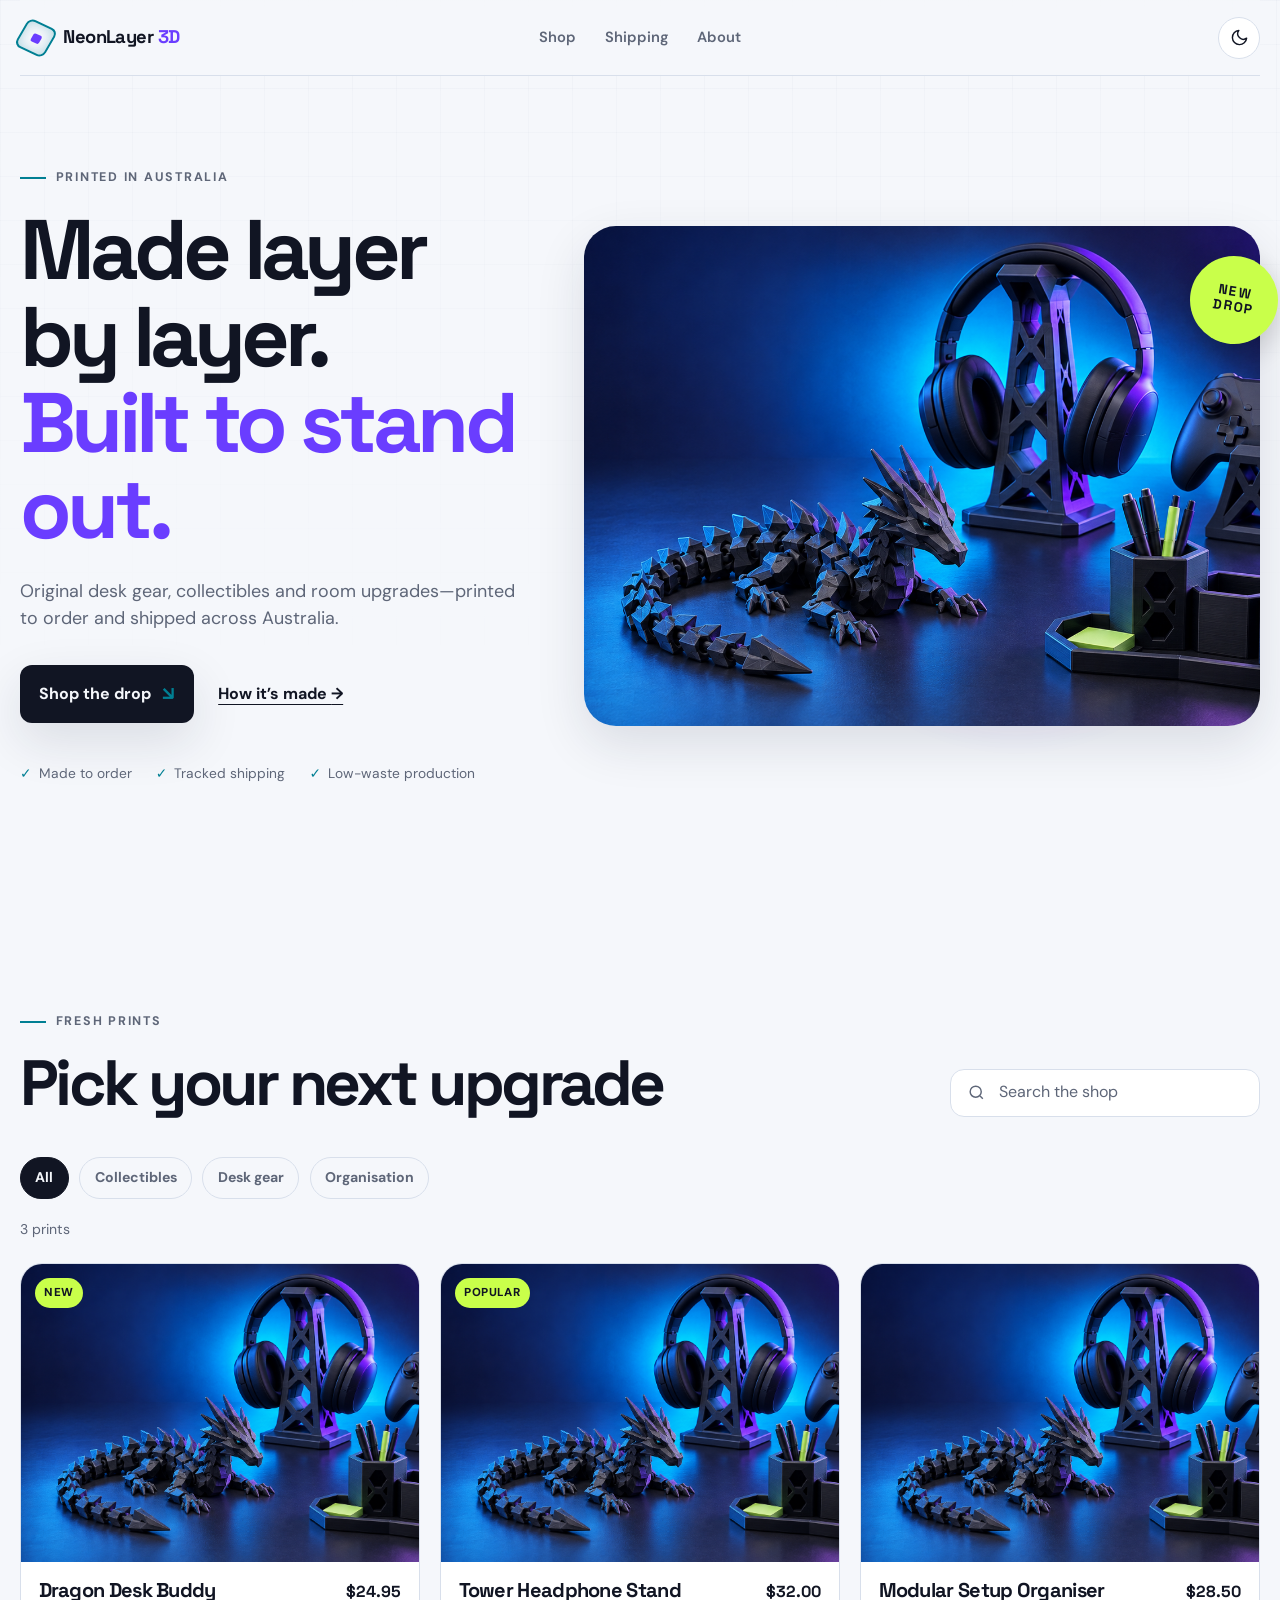
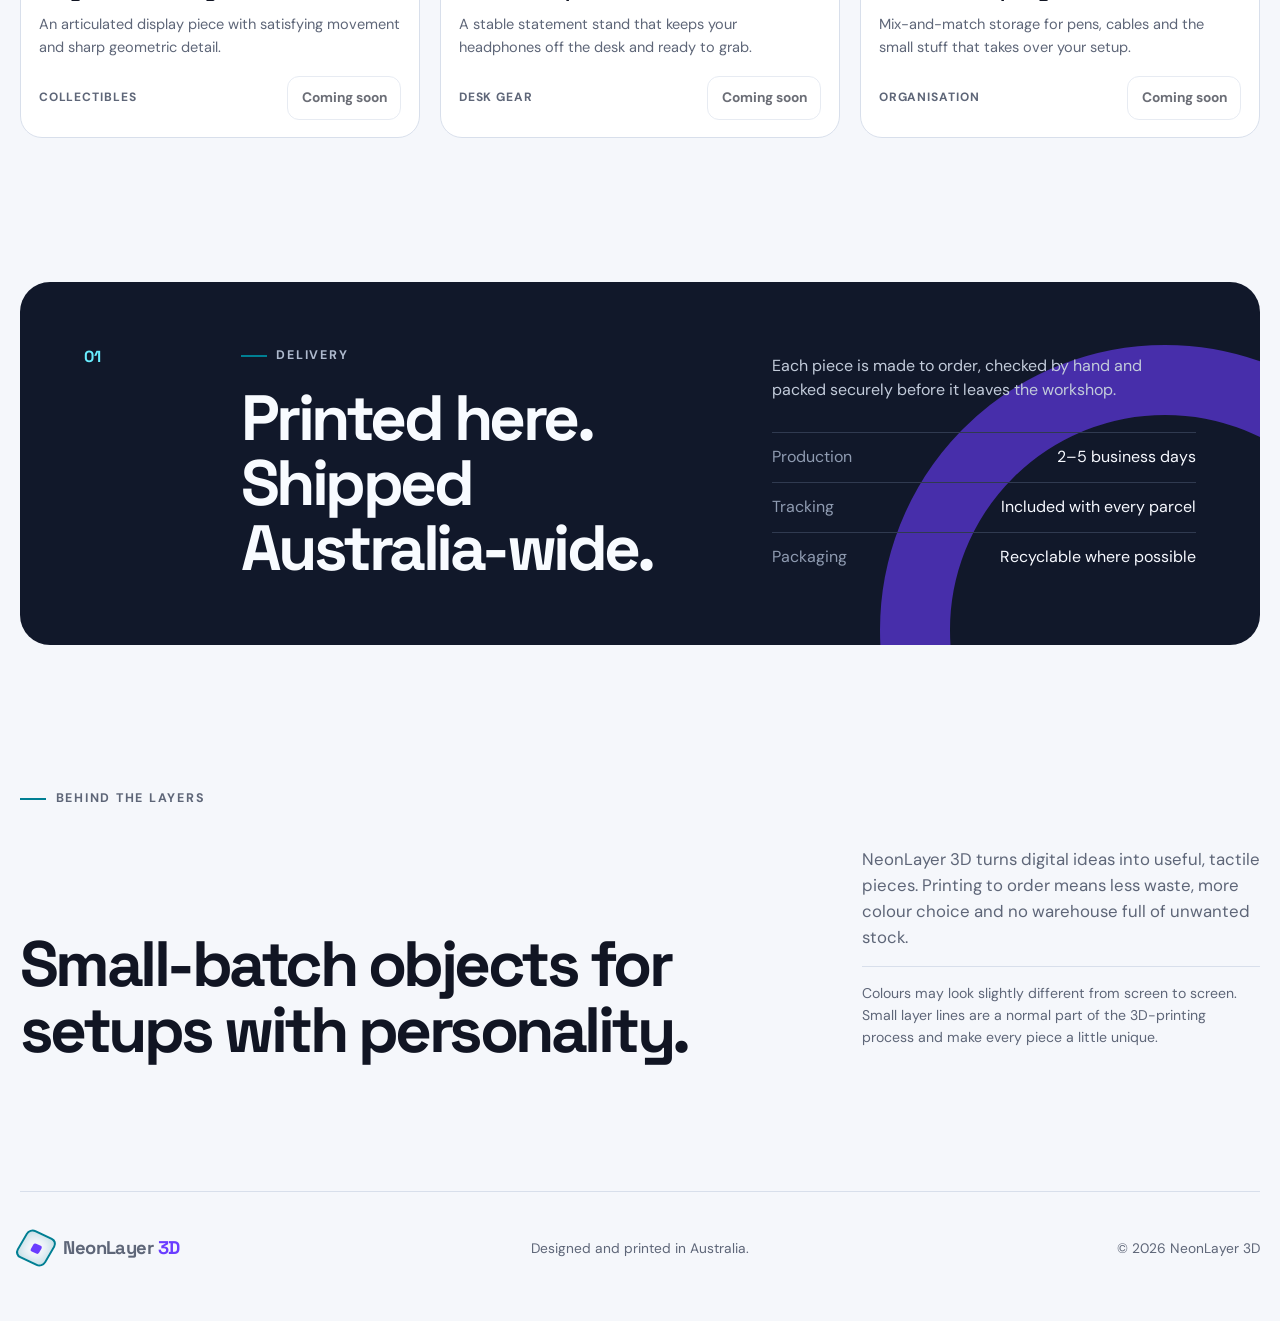
<file: index.html>
<!doctype html>
<html lang="en-AU">
  <head>
    <meta charset="UTF-8" />
    <meta name="viewport" content="width=device-width, initial-scale=1" />
    <meta name="description" content="Original 3D-printed desk gear, collectibles and room upgrades, made in Australia." />
    <meta name="theme-color" content="#070b16" />
    <title>NeonLayer 3D — Printed differently</title>
    <link rel="preconnect" href="https://fonts.googleapis.com" />
    <link rel="preconnect" href="https://fonts.gstatic.com" crossorigin />
    <link href="https://fonts.googleapis.com/css2?family=DM+Sans:wght@400;500;600;700&family=Space+Grotesk:wght@500;600;700&display=swap" rel="stylesheet" />
    <link rel="icon" type="image/svg+xml" href="data:image/svg+xml,%3Csvg xmlns='http://www.w3.org/2000/svg' viewBox='0 0 64 64'%3E%3Crect width='64' height='64' rx='14' fill='%23070b16'/%3E%3Cpath d='m32 10 19 11v22L32 54 13 43V21z' fill='none' stroke='%2369edff' stroke-width='5'/%3E%3Cpath d='m13 21 19 11 19-11M32 32v22' fill='none' stroke='%23a879ff' stroke-width='5'/%3E%3C/svg%3E" />
    <link rel="stylesheet" href="styles.css" />
    <script>
      (() => {
        const saved = localStorage.getItem("neonlayer-theme");
        const dark = saved ? saved === "dark" : matchMedia("(prefers-color-scheme: dark)").matches;
        document.documentElement.dataset.theme = dark ? "dark" : "light";
      })();
    </script>
  </head>
  <body>
    <a class="skip-link" href="#products">Skip to products</a>
    <header class="site-header">
      <a class="brand" href="#top" aria-label="NeonLayer 3D home">
        <span class="brand-mark" aria-hidden="true"><span></span></span>
        <span>NeonLayer <b>3D</b></span>
      </a>
      <nav aria-label="Main navigation">
        <a href="#products">Shop</a>
        <a href="#shipping">Shipping</a>
        <a href="#about">About</a>
      </nav>
      <button class="icon-button" id="theme-toggle" type="button" aria-label="Switch colour theme" title="Switch colour theme">
        <svg class="sun-icon" viewBox="0 0 24 24" aria-hidden="true"><circle cx="12" cy="12" r="4"></circle><path d="M12 2v2M12 20v2M4.93 4.93l1.42 1.42M17.66 17.66l1.41 1.41M2 12h2M20 12h2M4.93 19.07l1.42-1.41M17.66 6.34l1.41-1.41"></path></svg>
        <svg class="moon-icon" viewBox="0 0 24 24" aria-hidden="true"><path d="M21 12.8A9 9 0 1 1 11.2 3 7 7 0 0 0 21 12.8Z"></path></svg>
      </button>
    </header>

    <main id="top">
      <section class="hero" aria-labelledby="hero-title">
        <div class="hero-copy">
          <p class="eyebrow"><span></span> Printed in Australia</p>
          <h1 id="hero-title">Made layer by layer.<br /><em>Built to stand out.</em></h1>
          <p class="hero-text">Original desk gear, collectibles and room upgrades—printed to order and shipped across Australia.</p>
          <div class="hero-actions">
            <a class="button button-primary" href="#products">Shop the drop <span aria-hidden="true">↘</span></a>
            <a class="text-link" href="#about">How it’s made <span aria-hidden="true">→</span></a>
          </div>
          <ul class="hero-points" aria-label="Store benefits">
            <li>Made to order</li>
            <li>Tracked shipping</li>
            <li>Low-waste production</li>
          </ul>
        </div>
        <div class="hero-visual">
          <img src="images/hero-products.png" alt="A collection of 3D-printed desk accessories and an articulated dragon under blue and violet studio lighting" />
          <div class="hero-sticker" aria-hidden="true">NEW<br />DROP</div>
        </div>
      </section>

      <section class="catalogue" id="products" aria-labelledby="products-title">
        <div class="section-heading">
          <div>
            <p class="eyebrow"><span></span> Fresh prints</p>
            <h2 id="products-title">Pick your next upgrade</h2>
          </div>
          <label class="search">
            <span class="sr-only">Search products</span>
            <svg viewBox="0 0 24 24" aria-hidden="true"><circle cx="11" cy="11" r="7"></circle><path d="m20 20-3.5-3.5"></path></svg>
            <input id="product-search" type="search" placeholder="Search the shop" autocomplete="off" />
          </label>
        </div>

        <div class="filters" id="filters" aria-label="Product categories"></div>
        <p class="result-count" id="result-count" aria-live="polite"></p>
        <div class="product-grid" id="product-grid"></div>
        <div class="empty-state" id="empty-state" hidden>
          <h3>No prints found</h3>
          <p>Try another search or reset the filters.</p>
          <button class="button button-secondary" id="reset-filters" type="button">Show everything</button>
        </div>
      </section>

      <section class="shipping-section" id="shipping" aria-labelledby="shipping-title">
        <div class="shipping-card">
          <div class="shipping-number">01</div>
          <div>
            <p class="eyebrow"><span></span> Delivery</p>
            <h2 id="shipping-title">Printed here.<br />Shipped Australia-wide.</h2>
          </div>
          <div class="shipping-copy">
            <p>Each piece is made to order, checked by hand and packed securely before it leaves the workshop.</p>
            <dl>
              <div><dt>Production</dt><dd>2–5 business days</dd></div>
              <div><dt>Tracking</dt><dd>Included with every parcel</dd></div>
              <div><dt>Packaging</dt><dd>Recyclable where possible</dd></div>
            </dl>
          </div>
        </div>
      </section>

      <section class="about-section" id="about" aria-labelledby="about-title">
        <p class="eyebrow"><span></span> Behind the layers</p>
        <div class="about-grid">
          <h2 id="about-title">Small-batch objects for setups with personality.</h2>
          <div>
            <p>NeonLayer 3D turns digital ideas into useful, tactile pieces. Printing to order means less waste, more colour choice and no warehouse full of unwanted stock.</p>
            <p class="fine-print">Colours may look slightly different from screen to screen. Small layer lines are a normal part of the 3D-printing process and make every piece a little unique.</p>
          </div>
        </div>
      </section>
    </main>

    <footer>
      <a class="brand" href="#top"><span class="brand-mark" aria-hidden="true"><span></span></span><span>NeonLayer <b>3D</b></span></a>
      <p>Designed and printed in Australia.</p>
      <p>© <span id="year"></span> NeonLayer 3D</p>
    </footer>

    <div class="toast" id="toast" role="status" aria-live="polite"></div>
    <script src="products.js"></script>
    <script src="app.js"></script>
  </body>
</html>
</file>
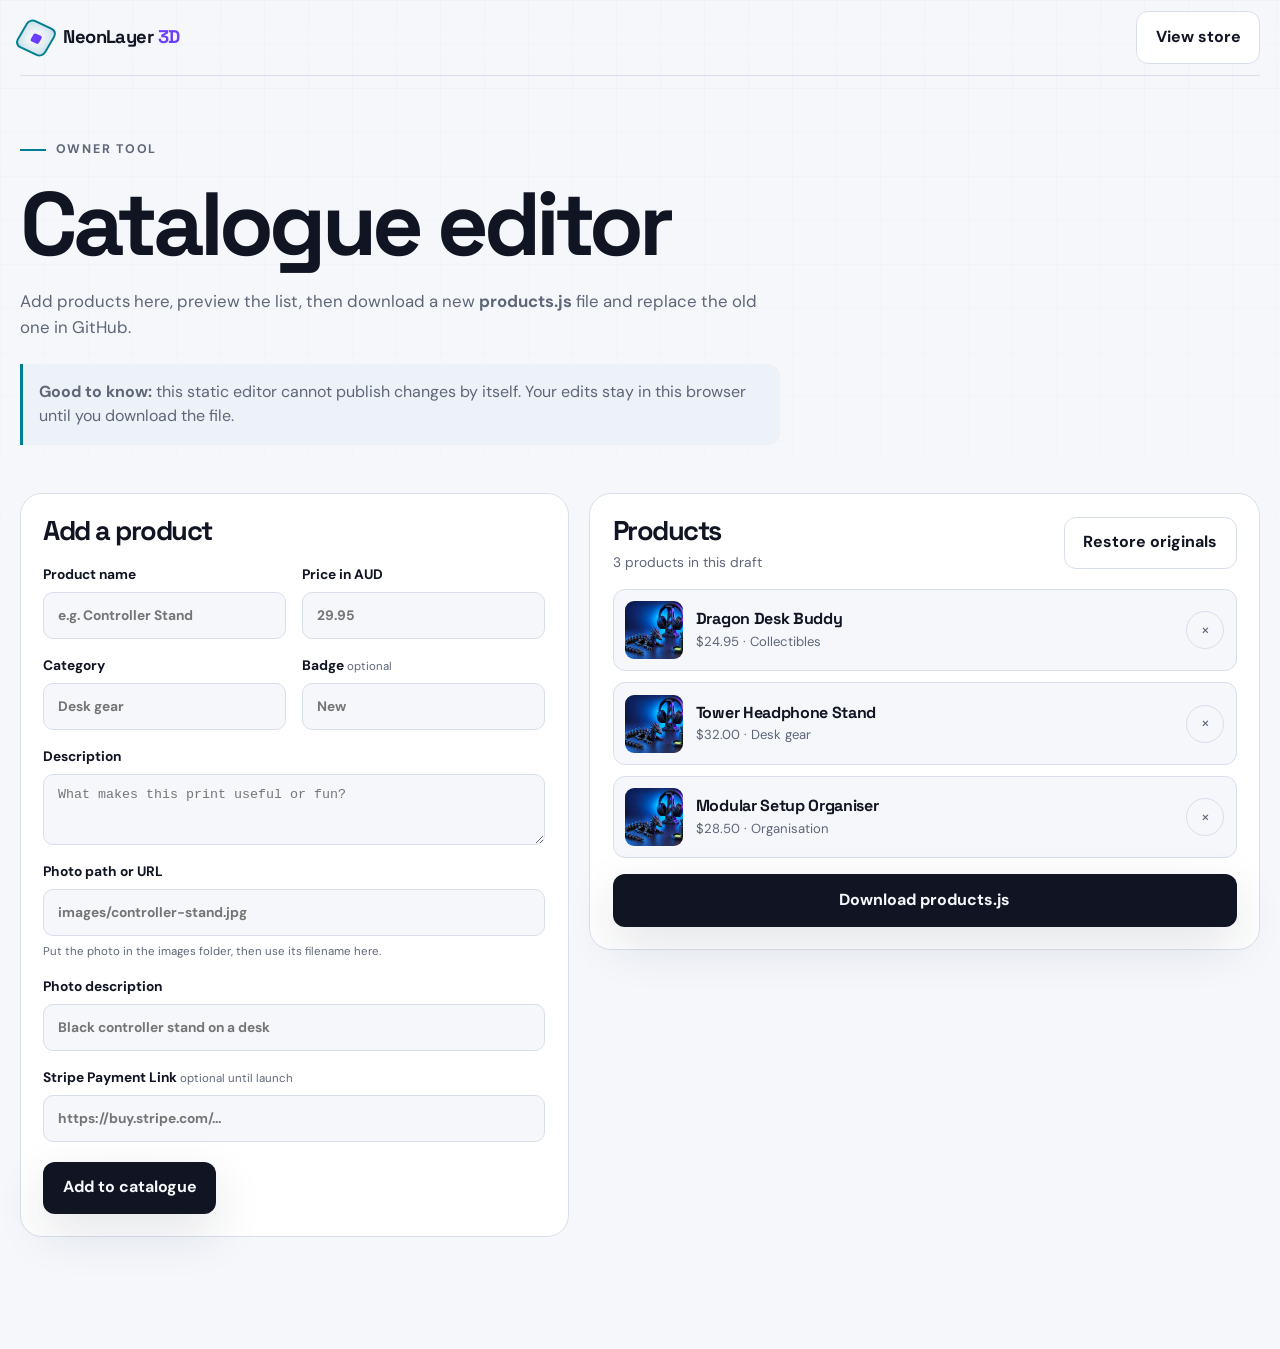
<file: manage.html>
<!doctype html>
<html lang="en-AU">
  <head>
    <meta charset="UTF-8" />
    <meta name="viewport" content="width=device-width, initial-scale=1" />
    <meta name="robots" content="noindex" />
    <title>Catalogue editor — NeonLayer 3D</title>
    <link rel="icon" type="image/svg+xml" href="data:image/svg+xml,%3Csvg xmlns='http://www.w3.org/2000/svg' viewBox='0 0 64 64'%3E%3Crect width='64' height='64' rx='14' fill='%23070b16'/%3E%3Cpath d='m32 10 19 11v22L32 54 13 43V21z' fill='none' stroke='%2369edff' stroke-width='5'/%3E%3Cpath d='m13 21 19 11 19-11M32 32v22' fill='none' stroke='%23a879ff' stroke-width='5'/%3E%3C/svg%3E" />
    <link rel="preconnect" href="https://fonts.googleapis.com" />
    <link rel="preconnect" href="https://fonts.gstatic.com" crossorigin />
    <link href="https://fonts.googleapis.com/css2?family=DM+Sans:wght@400;500;600;700&family=Space+Grotesk:wght@600;700&display=swap" rel="stylesheet" />
    <link rel="stylesheet" href="styles.css" />
    <link rel="stylesheet" href="manage.css" />
  </head>
  <body class="manager-page">
    <header class="manager-header">
      <a class="brand" href="index.html"><span class="brand-mark" aria-hidden="true"><span></span></span><span>NeonLayer <b>3D</b></span></a>
      <a class="button button-secondary" href="index.html">View store</a>
    </header>
    <main class="manager-shell">
      <section class="manager-intro">
        <p class="eyebrow"><span></span> Owner tool</p>
        <h1>Catalogue editor</h1>
        <p>Add products here, preview the list, then download a new <strong>products.js</strong> file and replace the old one in GitHub.</p>
        <div class="manager-note"><strong>Good to know:</strong> this static editor cannot publish changes by itself. Your edits stay in this browser until you download the file.</div>
      </section>

      <section class="manager-layout">
        <form id="product-form" class="editor-card">
          <h2>Add a product</h2>
          <div class="form-grid">
            <label><span>Product name</span><input name="name" required placeholder="e.g. Controller Stand" /></label>
            <label><span>Price in AUD</span><input name="price" required type="number" min="0" step="0.01" placeholder="29.95" /></label>
            <label><span>Category</span><input name="category" required placeholder="Desk gear" /></label>
            <label><span>Badge <small>optional</small></span><input name="badge" placeholder="New" /></label>
            <label class="wide"><span>Description</span><textarea name="description" required rows="3" placeholder="What makes this print useful or fun?"></textarea></label>
            <label class="wide"><span>Photo path or URL</span><input name="image" required placeholder="images/controller-stand.jpg" /><small>Put the photo in the images folder, then use its filename here.</small></label>
            <label class="wide"><span>Photo description</span><input name="imageAlt" required placeholder="Black controller stand on a desk" /></label>
            <label class="wide"><span>Stripe Payment Link <small>optional until launch</small></span><input name="checkoutUrl" type="url" placeholder="https://buy.stripe.com/..." /></label>
          </div>
          <button class="button button-primary" type="submit">Add to catalogue</button>
        </form>

        <div class="editor-card">
          <div class="editor-card-heading">
            <div><h2>Products</h2><p id="manager-count"></p></div>
            <button class="button button-secondary" id="restore-products" type="button">Restore originals</button>
          </div>
          <div class="manager-products" id="manager-products"></div>
          <button class="button button-primary download-button" id="download-products" type="button">Download products.js</button>
        </div>
      </section>
    </main>
    <script src="products.js"></script>
    <script src="manage.js"></script>
  </body>
</html>
</file>
<file: styles.css>
:root {
  color-scheme: light;
  --bg: #f5f7fb;
  --surface: #ffffff;
  --surface-soft: #edf1f8;
  --text: #111523;
  --muted: #5e6678;
  --line: #d8dfeb;
  --accent: #6a3dff;
  --accent-2: #007f93;
  --lime: #c9ff4a;
  --header: rgba(245, 247, 251, 0.86);
  --shadow: 0 18px 50px rgba(22, 31, 54, 0.12);
  --radius: 22px;
  --max: 1240px;
}

:root[data-theme="dark"] {
  color-scheme: dark;
  --bg: #070b16;
  --surface: #0e1424;
  --surface-soft: #131b2d;
  --text: #f4f7ff;
  --muted: #9ba7bd;
  --line: #263149;
  --accent: #a879ff;
  --accent-2: #69edff;
  --lime: #c9ff4a;
  --header: rgba(7, 11, 22, 0.84);
  --shadow: 0 22px 60px rgba(0, 0, 0, 0.34);
}

* { box-sizing: border-box; }
html { scroll-behavior: smooth; }
body {
  margin: 0;
  background: var(--bg);
  color: var(--text);
  font-family: "DM Sans", system-ui, sans-serif;
  font-size: 1rem;
  line-height: 1.55;
  transition: background 180ms ease, color 180ms ease;
}
body::before {
  content: "";
  position: fixed;
  inset: 0;
  z-index: -1;
  pointer-events: none;
  background-image: linear-gradient(rgba(128, 140, 170, 0.045) 1px, transparent 1px), linear-gradient(90deg, rgba(128, 140, 170, 0.045) 1px, transparent 1px);
  background-size: 44px 44px;
  mask-image: linear-gradient(to bottom, #000, transparent 75%);
}
a { color: inherit; }
button, input { font: inherit; }
button, a { -webkit-tap-highlight-color: transparent; }
img { display: block; max-width: 100%; }
.sr-only { position: absolute; width: 1px; height: 1px; padding: 0; margin: -1px; overflow: hidden; clip: rect(0,0,0,0); white-space: nowrap; border: 0; }
.skip-link { position: fixed; left: 1rem; top: -5rem; z-index: 100; padding: .8rem 1rem; background: var(--text); color: var(--bg); border-radius: 10px; }
.skip-link:focus { top: 1rem; }

.site-header {
  width: min(calc(100% - 2rem), var(--max));
  height: 76px;
  margin: 0 auto;
  display: grid;
  grid-template-columns: 1fr auto 1fr;
  align-items: center;
  position: sticky;
  top: 0;
  z-index: 20;
  background: var(--header);
  backdrop-filter: blur(18px);
  border-bottom: 1px solid var(--line);
}
.brand { display: inline-flex; align-items: center; gap: .7rem; width: max-content; text-decoration: none; font-family: "Space Grotesk", sans-serif; font-weight: 700; letter-spacing: -.03em; font-size: 1.15rem; }
.brand b { color: var(--accent); }
.brand-mark { width: 32px; height: 32px; display: grid; place-items: center; border: 2px solid var(--accent-2); transform: rotate(30deg) skewY(-5deg); border-radius: 7px; box-shadow: inset 0 0 12px color-mix(in srgb, var(--accent-2) 28%, transparent); }
.brand-mark span { width: 9px; height: 9px; background: var(--accent); border-radius: 2px; }
nav { display: flex; gap: 1.8rem; }
nav a { color: var(--muted); text-decoration: none; font-size: .92rem; font-weight: 600; }
nav a:hover, nav a:focus-visible { color: var(--text); }
.icon-button { justify-self: end; display: grid; place-items: center; width: 42px; height: 42px; padding: 0; color: var(--text); background: var(--surface); border: 1px solid var(--line); border-radius: 50%; cursor: pointer; }
.icon-button:hover { border-color: var(--accent); transform: translateY(-1px); }
.icon-button svg { width: 19px; fill: none; stroke: currentColor; stroke-width: 1.8; stroke-linecap: round; stroke-linejoin: round; }
:root[data-theme="dark"] .moon-icon, :root[data-theme="light"] .sun-icon { display: none; }

main { overflow: hidden; }
.hero {
  width: min(calc(100% - 2rem), var(--max));
  min-height: calc(100vh - 76px);
  margin: 0 auto;
  display: grid;
  grid-template-columns: .85fr 1.15fr;
  align-items: center;
  gap: clamp(2rem, 5vw, 6rem);
  padding: 4rem 0 5.5rem;
}
.hero-copy { position: relative; z-index: 2; }
.eyebrow { display: flex; align-items: center; gap: .6rem; margin: 0 0 1.25rem; color: var(--muted); font-size: .78rem; font-weight: 700; letter-spacing: .14em; text-transform: uppercase; }
.eyebrow span { width: 26px; height: 2px; background: var(--accent-2); }
h1, h2, h3 { font-family: "Space Grotesk", sans-serif; line-height: 1.02; letter-spacing: -.055em; }
h1 { max-width: 740px; margin: 0; font-size: clamp(3.2rem, 6.6vw, 6.8rem); }
h1 em { color: var(--accent); font-style: normal; }
.hero-text { max-width: 590px; margin: 1.6rem 0 0; color: var(--muted); font-size: clamp(1rem, 1.4vw, 1.18rem); }
.hero-actions { display: flex; align-items: center; gap: 1.5rem; margin-top: 2rem; }
.button { display: inline-flex; align-items: center; justify-content: center; gap: .65rem; min-height: 48px; padding: .8rem 1.15rem; border: 1px solid transparent; border-radius: 12px; text-decoration: none; font-weight: 700; cursor: pointer; transition: transform 160ms ease, box-shadow 160ms ease, background 160ms ease; }
.button:hover { transform: translateY(-2px); }
.button-primary { background: var(--text); color: var(--bg); box-shadow: var(--shadow); }
.button-primary span { color: var(--accent-2); font-size: 1.2rem; }
.button-secondary { background: var(--surface); color: var(--text); border-color: var(--line); }
.text-link { text-underline-offset: .3rem; text-decoration-thickness: 1px; font-weight: 700; }
.hero-points { display: flex; flex-wrap: wrap; gap: .8rem 1.5rem; margin: 2.5rem 0 0; padding: 0; color: var(--muted); font-size: .86rem; list-style: none; }
.hero-points li::before { content: "✓"; margin-right: .45rem; color: var(--accent-2); font-weight: 800; }
.hero-visual { position: relative; min-width: 0; }
.hero-visual::before { content: ""; position: absolute; inset: 8% -8% -8% 20%; z-index: -1; background: radial-gradient(circle, color-mix(in srgb, var(--accent) 25%, transparent), transparent 62%); filter: blur(10px); }
.hero-visual img { width: 100%; min-height: 500px; object-fit: cover; object-position: 58% center; border-radius: 32px; box-shadow: var(--shadow); }
.hero-sticker { position: absolute; right: -18px; top: 30px; width: 88px; height: 88px; display: grid; place-items: center; text-align: center; background: var(--lime); color: #111523; border-radius: 50%; font: 700 .85rem/1.1 "Space Grotesk", sans-serif; letter-spacing: .1em; transform: rotate(9deg); box-shadow: 0 10px 30px rgba(0,0,0,.2); }

.catalogue { width: min(calc(100% - 2rem), var(--max)); margin: 0 auto; padding: 7rem 0; }
.section-heading { display: flex; align-items: end; justify-content: space-between; gap: 2rem; }
.section-heading h2, .shipping-card h2, .about-grid h2 { margin: 0; font-size: clamp(2.4rem, 5vw, 5rem); }
.search { width: min(100%, 310px); height: 48px; display: flex; align-items: center; gap: .7rem; padding: 0 1rem; background: var(--surface); border: 1px solid var(--line); border-radius: 14px; }
.search:focus-within { border-color: var(--accent); box-shadow: 0 0 0 4px color-mix(in srgb, var(--accent) 12%, transparent); }
.search svg { width: 19px; flex: 0 0 auto; fill: none; stroke: var(--muted); stroke-width: 1.8; }
.search input { width: 100%; min-width: 0; color: var(--text); background: transparent; border: 0; outline: 0; }
.search input::placeholder { color: var(--muted); }
.filters { display: flex; flex-wrap: wrap; gap: .65rem; margin-top: 2.5rem; }
.filter { padding: .58rem .9rem; color: var(--muted); background: transparent; border: 1px solid var(--line); border-radius: 999px; font-size: .88rem; font-weight: 700; cursor: pointer; }
.filter:hover, .filter.active { color: var(--bg); background: var(--text); border-color: var(--text); }
.result-count { min-height: 1.5rem; margin: 1.25rem 0; color: var(--muted); font-size: .88rem; }
.product-grid { display: grid; grid-template-columns: repeat(3, minmax(0, 1fr)); gap: 1.25rem; }
.product-card { min-width: 0; overflow: hidden; background: var(--surface); border: 1px solid var(--line); border-radius: var(--radius); transition: transform 180ms ease, border-color 180ms ease, box-shadow 180ms ease; }
.product-card:hover { transform: translateY(-5px); border-color: color-mix(in srgb, var(--accent) 55%, var(--line)); box-shadow: var(--shadow); }
.product-image { position: relative; aspect-ratio: 4 / 3; overflow: hidden; background: linear-gradient(135deg, var(--surface-soft), color-mix(in srgb, var(--accent) 20%, var(--surface-soft))); }
.product-image img { width: 100%; height: 100%; object-fit: cover; transition: transform 350ms ease; }
.product-card:hover .product-image img { transform: scale(1.025); }
.badge { position: absolute; left: .85rem; top: .85rem; padding: .38rem .6rem; background: var(--lime); color: #111523; border-radius: 999px; font-size: .72rem; font-weight: 800; letter-spacing: .04em; text-transform: uppercase; }
.product-body { padding: 1.1rem; }
.product-meta { display: flex; align-items: start; justify-content: space-between; gap: 1rem; }
.product-meta h3 { margin: 0; font-size: 1.25rem; letter-spacing: -.035em; }
.price { flex: 0 0 auto; font-family: "Space Grotesk", sans-serif; font-weight: 700; }
.product-body p { min-height: 3em; margin: .6rem 0 1rem; color: var(--muted); font-size: .91rem; }
.product-actions { display: flex; align-items: center; justify-content: space-between; gap: .8rem; }
.category-label { color: var(--muted); font-size: .75rem; font-weight: 700; letter-spacing: .08em; text-transform: uppercase; }
.buy-button { min-height: 42px; padding: .65rem .85rem; font-size: .86rem; }
.buy-button[aria-disabled="true"] { opacity: .62; cursor: not-allowed; transform: none; }
.empty-state { padding: 4rem 1rem; text-align: center; background: var(--surface); border: 1px dashed var(--line); border-radius: var(--radius); }
.empty-state h3 { margin: 0; font-size: 1.6rem; }
.empty-state p { color: var(--muted); }

.shipping-section { width: min(calc(100% - 2rem), var(--max)); margin: 0 auto; padding: 2rem 0 7rem; }
.shipping-card { position: relative; display: grid; grid-template-columns: .25fr 1fr .85fr; gap: 2rem; padding: clamp(2rem, 5vw, 4.5rem); overflow: hidden; color: #f8fbff; background: #11182a; border-radius: 30px; }
.shipping-card::after { content: ""; position: absolute; width: 430px; height: 430px; right: -190px; bottom: -270px; border: 70px solid #6b3dff; border-radius: 50%; opacity: .6; }
.shipping-number { color: #69edff; font: 700 1rem "Space Grotesk", sans-serif; }
.shipping-card .eyebrow { color: #aeb9cd; }
.shipping-copy { position: relative; z-index: 2; align-self: end; color: #c2cbda; }
.shipping-copy > p { margin-top: 0; }
.shipping-copy dl { margin: 1.8rem 0 0; }
.shipping-copy dl div { display: flex; justify-content: space-between; gap: 1rem; padding: .75rem 0; border-top: 1px solid #303a50; }
.shipping-copy dt { color: #8f9bb1; }
.shipping-copy dd { margin: 0; color: #f7f9ff; text-align: right; }
.about-section { width: min(calc(100% - 2rem), var(--max)); margin: 0 auto; padding: 2rem 0 8rem; }
.about-grid { display: grid; grid-template-columns: 1.3fr .7fr; gap: clamp(2rem, 8vw, 8rem); align-items: end; }
.about-grid > div { color: var(--muted); font-size: 1.05rem; }
.fine-print { padding-top: 1rem; border-top: 1px solid var(--line); font-size: .88rem; }

footer { width: min(calc(100% - 2rem), var(--max)); margin: 0 auto; display: grid; grid-template-columns: 1fr auto 1fr; align-items: center; gap: 1rem; padding: 2rem 0 3rem; color: var(--muted); border-top: 1px solid var(--line); font-size: .86rem; }
footer > :last-child { text-align: right; }
.toast { position: fixed; left: 50%; bottom: 24px; z-index: 30; max-width: min(90vw, 500px); padding: .8rem 1rem; color: var(--bg); background: var(--text); border-radius: 12px; box-shadow: var(--shadow); opacity: 0; transform: translate(-50%, 20px); pointer-events: none; transition: opacity 180ms ease, transform 180ms ease; }
.toast.show { opacity: 1; transform: translate(-50%, 0); }

:focus-visible { outline: 3px solid var(--accent-2); outline-offset: 3px; }
@media (max-width: 900px) {
  .site-header { grid-template-columns: 1fr auto; }
  nav { display: none; }
  .hero { grid-template-columns: 1fr; min-height: auto; padding-top: 3rem; }
  .hero-visual { order: -1; }
  .hero-visual img { min-height: 380px; }
  .product-grid { grid-template-columns: repeat(2, minmax(0, 1fr)); }
  .shipping-card { grid-template-columns: auto 1fr; }
  .shipping-copy { grid-column: 2; }
  .about-grid { grid-template-columns: 1fr; }
}
@media (max-width: 620px) {
  .site-header, .hero, .catalogue, .shipping-section, .about-section, footer { width: min(calc(100% - 1.25rem), var(--max)); }
  .hero { padding: 1.5rem 0 4.5rem; }
  .hero-visual img { min-height: 320px; border-radius: 22px; }
  .hero-sticker { right: 10px; top: 12px; width: 72px; height: 72px; font-size: .72rem; }
  h1 { font-size: clamp(2.75rem, 15vw, 4.5rem); }
  .hero-actions { align-items: flex-start; flex-direction: column; }
  .section-heading { align-items: stretch; flex-direction: column; }
  .search { width: 100%; }
  .product-grid { grid-template-columns: 1fr; }
  .shipping-card { grid-template-columns: 1fr; padding: 2rem 1.3rem; }
  .shipping-copy { grid-column: auto; }
  footer { grid-template-columns: 1fr; text-align: left; }
  footer > :last-child { text-align: left; }
}
@media (prefers-reduced-motion: reduce) {
  *, *::before, *::after { scroll-behavior: auto !important; transition-duration: .01ms !important; animation-duration: .01ms !important; animation-iteration-count: 1 !important; }
}
</file>
<file: manage.css>
.manager-page { min-height: 100vh; }
.manager-header { width: min(calc(100% - 2rem), var(--max)); height: 76px; margin: 0 auto; display: flex; align-items: center; justify-content: space-between; border-bottom: 1px solid var(--line); }
.manager-shell { width: min(calc(100% - 2rem), var(--max)); margin: 0 auto; padding: 4rem 0 7rem; overflow: visible; }
.manager-intro { max-width: 760px; }
.manager-intro h1 { margin: 0; font-size: clamp(3rem, 7vw, 6rem); }
.manager-intro > p:not(.eyebrow) { color: var(--muted); font-size: 1.05rem; }
.manager-note { margin-top: 1.5rem; padding: 1rem; color: var(--muted); background: var(--surface-soft); border-left: 3px solid var(--accent-2); border-radius: 0 12px 12px 0; }
.manager-layout { display: grid; grid-template-columns: .9fr 1.1fr; gap: 1.3rem; align-items: start; margin-top: 3rem; }
.editor-card { padding: 1.4rem; background: var(--surface); border: 1px solid var(--line); border-radius: var(--radius); }
.editor-card h2 { margin: 0 0 1.25rem; font-size: 1.7rem; }
.editor-card-heading { display: flex; justify-content: space-between; gap: 1rem; align-items: start; }
.editor-card-heading p { margin: -.8rem 0 1rem; color: var(--muted); font-size: .86rem; }
.form-grid { display: grid; grid-template-columns: 1fr 1fr; gap: 1rem; margin-bottom: 1.2rem; }
.form-grid label { display: flex; flex-direction: column; gap: .4rem; font-size: .86rem; font-weight: 700; }
.form-grid .wide { grid-column: 1 / -1; }
.form-grid small { color: var(--muted); font-weight: 400; }
.form-grid input, .form-grid textarea { width: 100%; padding: .75rem .85rem; color: var(--text); background: var(--bg); border: 1px solid var(--line); border-radius: 10px; outline: none; resize: vertical; }
.form-grid input:focus, .form-grid textarea:focus { border-color: var(--accent); box-shadow: 0 0 0 3px color-mix(in srgb, var(--accent) 12%, transparent); }
.manager-products { display: grid; gap: .7rem; }
.manager-product { display: grid; grid-template-columns: 58px 1fr auto; gap: .8rem; align-items: center; padding: .7rem; background: var(--bg); border: 1px solid var(--line); border-radius: 12px; }
.manager-product img { width: 58px; height: 58px; object-fit: cover; border-radius: 9px; }
.manager-product h3 { margin: 0 0 .15rem; font: 700 1rem "Space Grotesk", sans-serif; letter-spacing: -.02em; }
.manager-product p { margin: 0; color: var(--muted); font-size: .82rem; }
.remove-product { width: 38px; height: 38px; padding: 0; color: var(--muted); background: transparent; border: 1px solid var(--line); border-radius: 50%; cursor: pointer; }
.remove-product:hover { color: #ff5277; border-color: #ff5277; }
.download-button { width: 100%; margin-top: 1rem; }
@media (max-width: 850px) { .manager-layout { grid-template-columns: 1fr; } }
@media (max-width: 560px) { .form-grid { grid-template-columns: 1fr; } .form-grid .wide { grid-column: auto; } .editor-card-heading { flex-direction: column; } }
</file>
